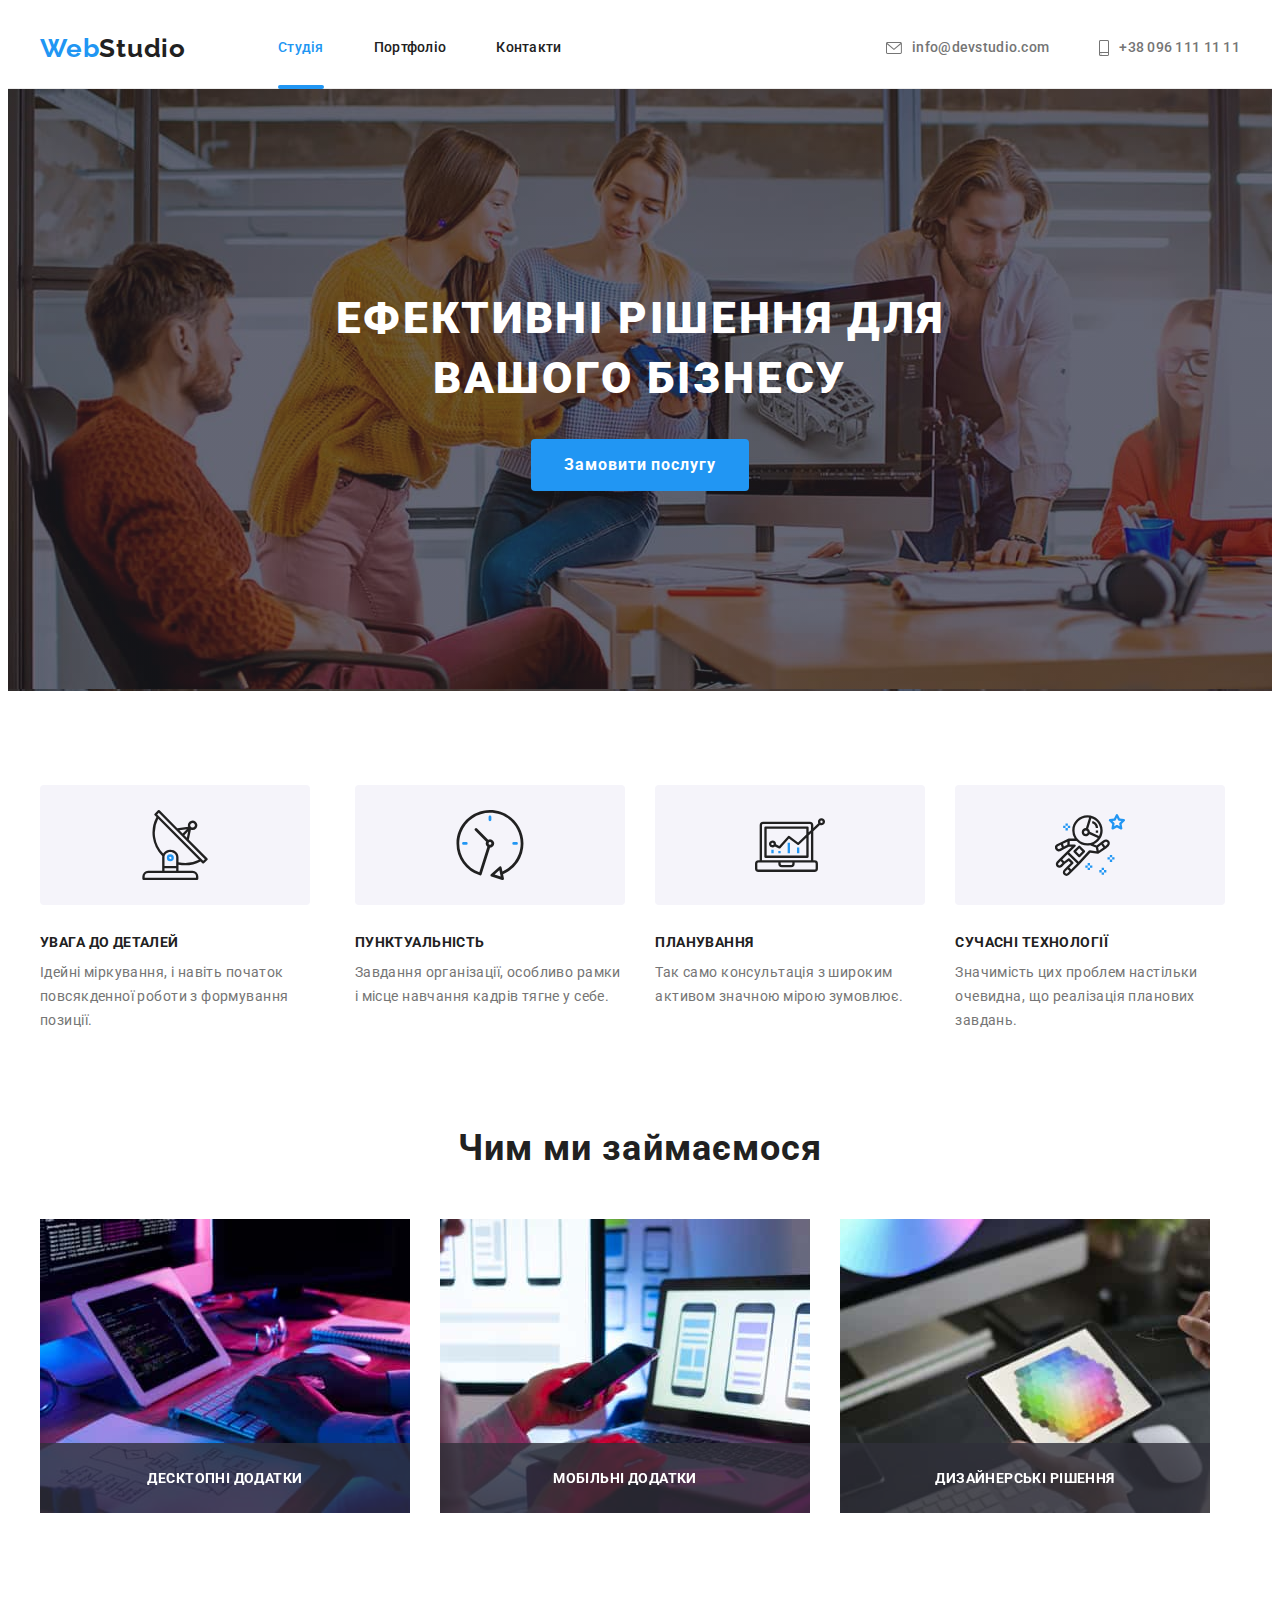
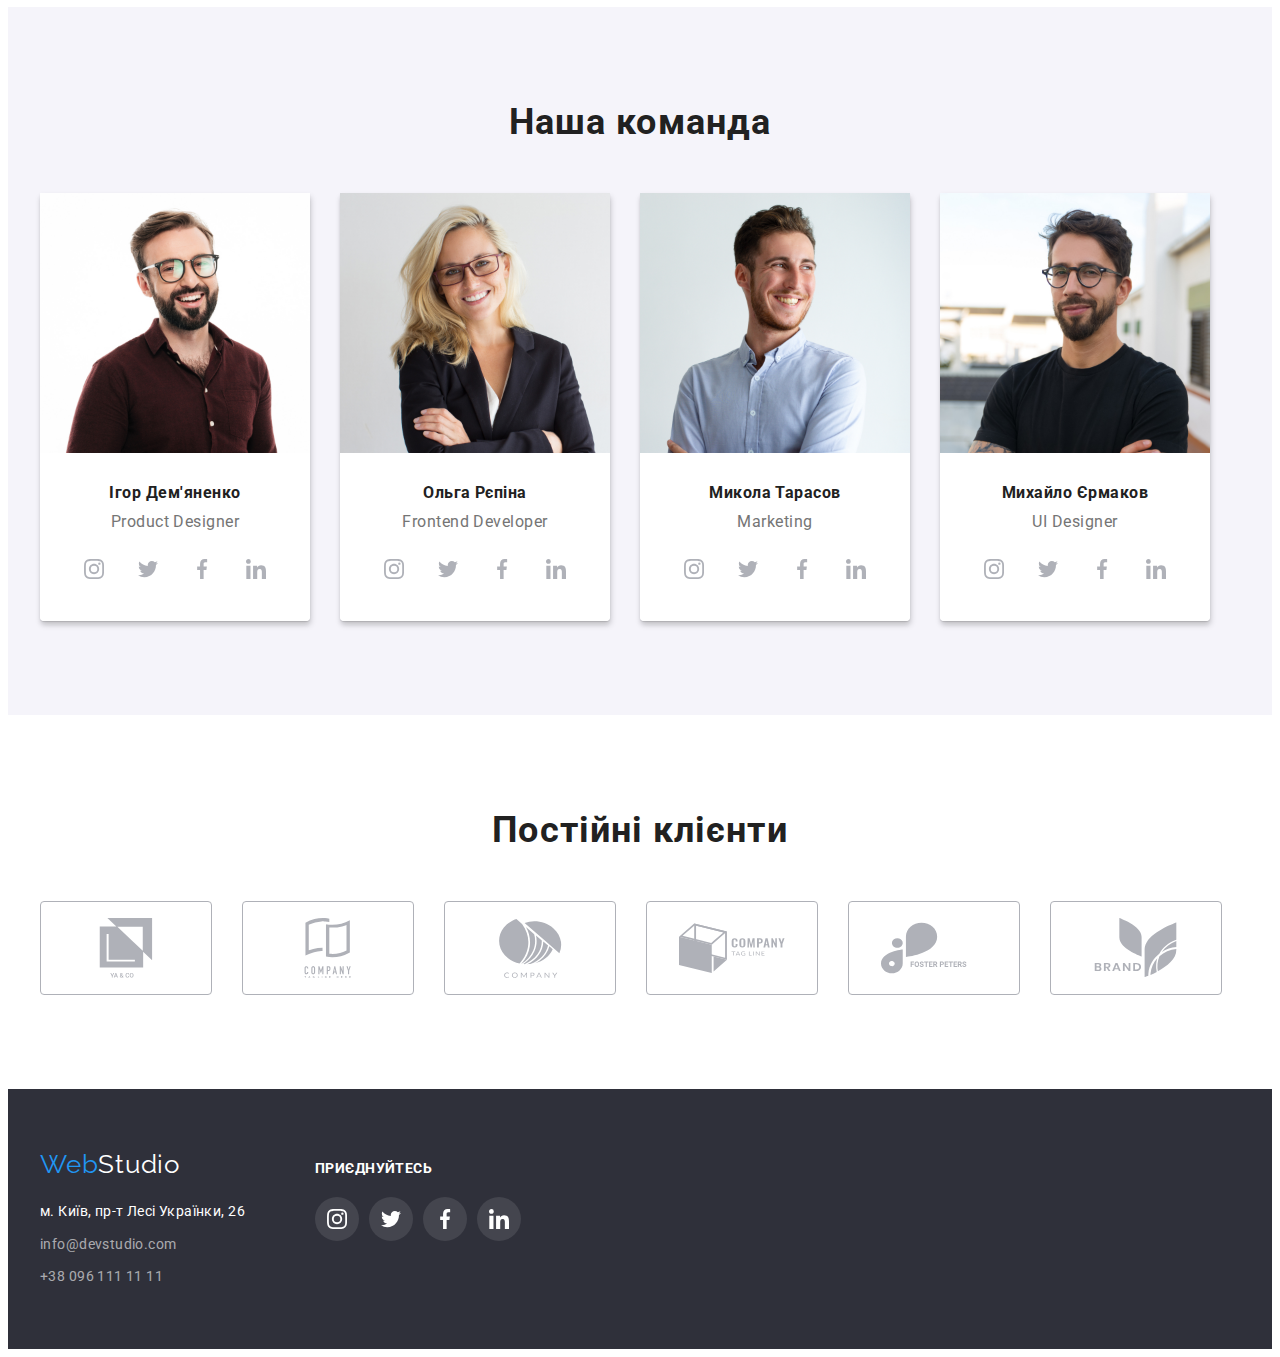
<file: index.html>
<!DOCTYPE html>
<html lang="uk">
    <head>
        <meta charset="UTF-8">
        <meta name="viewport" content="widtn=device-width, initial-scale=1.0">
        <title>Web Studio</title> 
        <link rel="preconnect" href="https://fonts.googleapis.com">
        <link rel="preconnect" href="https://fonts.gstatic.com" crossorigin>
        <link href="https://fonts.googleapis.com/css2?family=Raleway:wght@700&family=Roboto:wght@400;500;700;900&display=swap" rel="stylesheet">
        <link rel="stylesheet" href="https://cdnjs.cloudflare.com/ajax/libs/modern-normalize/1.1.0/modern-normalize.min.css" integrity="sha512-wpPYUAdjBVSE4KJnH1VR1HeZfpl1ub8YT/NKx4PuQ5NmX2tKuGu6U/JRp5y+Y8XG2tV+wKQpNHVUX03MfMFn9Q==" crossorigin="anonymous" referrerpolicy="no-referrer" />
       <link rel="stylesheet" href="./css/styles.css">
    </head>
    <body>
        <!--Шапка-->
        <header class="header">
             <div class="container">
                <nav class="main-nav">
                     <a href="./index.html" class="logo"><span class="web">Web</span>Studio</a>
                     <ul class="list nav">  
                         <li class="item"><a href="./index.html" class="link current">Студія</a></li> 
                         <li class="item"><a href="./portfolio.html"  class="link">Портфоліо</a></li> 
                         <li class="item"><a href="#" class="link">Контакти</a></li> 
                     </ul>
                     <ul class="list contact">
                         <li class="item contact">
                             <a class="contact-link" href="mailto:info@devstudio.com">
                                <svg class="envelope">
                                    <use href="./images/icons.svg#icon-envelope"></use>
                                 </svg>info@devstudio.com
                            </a>  
                         </li>
                         <li class="item contact">
                            <a class="contact-link" href="tel:+380961111111">
                                <svg class="phone">
                                    <use href="./images/icons.svg#icon-phone"></use>
                                </svg>+38 096 111 11 11
                            </a>
                        </li>
                     </ul>
                </nav>    
             </div>
        </header>
        <!--Основной контент-->
     <main>
            <!--Герой-->
         <section class="hero">
               <div class="container">
                 <h1 class="hero-title">Ефективні рішення для вашого бізнесу</h1>
                 <button class="hero-button" type="button" data-modal-open >Замовити послугу</button>
                 <div class="backdrop is-hidden" data-modal>
                     <div class="modal">
                        <button class="modal-button"data-modal-close >
                            <svg class="close-img">
                            <use href="./images/cross-black.svg#icon-close-black"></use>    
                            </svg>
                        </button>
                     </div>
                 </div>
               </div> 
         </section>
             <!--Преимущества-->
         <section class="primary-edge">
             <div class="container">
                 <h2 class="filter">Наші переваги</h2>
                  <ul class="list edge">
                      <li class="item-edge">
                        <div class="icon-edge">
                             <svg class="icon">
                                 <use href="./images/icons.svg#icon-antenna"></use>
                             </svg>
                         </div>
                        <h3 class="edge-title">УВАГА ДО ДЕТАЛЕЙ</h3>
                        <p class="edge-text">Ідейні міркування, і навіть початок повсякденної роботи з формування позиції.</p>
                      </li>
                      <li class="item-edge">
                        <div class="icon-edge">
                             <svg class="icon">
                                  <use href="./images/icons.svg#icon-clock"></use>
                             </svg>
                         </div>
                        <h3 class="edge-title">ПУНКТУАЛЬНІСТЬ</h3>
                        <p class="edge-text">Завдання організації, особливо рамки і місце навчання кадрів тягне у себе.</p>
                       </li>
                      <li class="item-edge">
                         <div class="icon-edge">
                             <svg class="icon">
                                  <use href="./images/icons.svg#icon-diagram"></use>
                             </svg>
                         </div>
                        <h3 class="edge-title">ПЛАНУВАННЯ</h3>
                        <p class="edge-text">Так само консультація з широким активом значною мірою зумовлює.</p>
                      </li>
                      <li class="item-edge">
                         <div class="icon-edge">
                             <svg class="icon">
                                  <use href="./images/icons.svg#icon-astronaut"></use>
                             </svg>
                         </div>
                        <h3 class="edge-title">СУЧАСНІ ТЕХНОЛОГІЇ</h3>
                        <p class="edge-text">Значимість цих проблем настільки очевидна, що реалізація планових завдань.</p>
                      </li>
                 </ul>
             </div>   
         </section>
             <!--Деятельность-->
         <section class="section-activity">
             <div class="container">
                <h2 class="section-title">Чим ми займаємося</h2>
                     <ul class="list activity">
                         <li>
                             <div class="thumb">
                                  <img src="./images/img1.jpg" alt="Людина працює за клавіатурою" width="370" height="294">
                                  <p class="thumb-text">ДЕСКТОПНІ ДОДАТКИ</p>
                             </div>
                         </li>
                         <li>
                             <div class="thumb">
                                 <img src="./images/img2.jpg" alt="Людина тримає смартфон поруч з екраном леп-топа" width="370" height="294">
                                 <p class="thumb-text">МОБІЛЬНІ ДОДАТКИ</p>
                             </div>
                         </li>
                         <li>
                             <div class="thumb">
                                 <img src="./images/img3.jpg" alt="Людина олівцем обирає кольори на планшеті" width="370" height="294">
                                 <p class="thumb-text">ДИЗАЙНЕРСЬКІ РІШЕННЯ</p>
                             </div>
                         </li>
                     </ul>
             </div>   
         </section>
             <!--Члены комманды-->
         <section class="section-team">
            <div class="container">
                <h2 class="section-title">Наша команда</h2>
                     <ul class="list team">
                         <li class="item team">
                             <img src="./images/image.jpg" alt="Фото Ігора Демʼяненко" width="270" height="260">
                             <div class="team div">
                                 <h3 class="team-name">Ігор Дем'яненко</h3>
                                  <p class="team-prof" lang="en">Product Designer</p>
                                     <ul class="list-icon">
                                         <li>
                                             <a href="" class="list-team-link">
                                                 <svg class="team-link">
                                                      <use href="./images/icons.svg#icon-instagram"></use>
                                                 </svg>
                                             </a>
                                         </li>   
                                         <li> 
                                             <a href="" class="list-team-link">     
                                                 <svg class="team-link">
                                                     <use href="./images/icons.svg#icon-twitter"></use>
                                                 </svg>
                                             </a>   
                                         </li> 
                                         <li>
                                             <a href="" class="list-team-link">
                                                 <svg class="team-link">
                                                      <use href="./images/icons.svg#icon-facebook"></use>
                                                  </svg>
                                             </a>     
                                         </li>  
                                         <li> 
                                             <a href="" class="list-team-link">
                                                  <svg class="team-link">
                                                     <use href="./images/icons.svg#icon-linkedin"></use>
                                                 </svg>
                                             </a>     
                                         </li>  
                                     </ul>
                             </div> 
                         </li>
                         <li class="item team">
                             <img src="./images/image1.jpg" alt="Фото Олі Репіної" width="270" height="260">
                             <div class="team div">
                                 <h3 class="team-name">Ольга Рєпіна</h3>
                                 <p class="team-prof" lang="en">Frontend Developer</p>
                                    <ul class="list-icon">
                                        <li>
                                            <a href="" class="list-team-link">
                                                <svg class="team-link">
                                                     <use href="./images/icons.svg#icon-instagram"></use>
                                                </svg>
                                            </a>
                                        </li>   
                                        <li> 
                                            <a href="" class="list-team-link">     
                                                <svg class="team-link">
                                                    <use href="./images/icons.svg#icon-twitter"></use>
                                                </svg>
                                            </a>   
                                        </li> 
                                        <li>
                                            <a href="" class="list-team-link">
                                                <svg class="team-link">
                                                     <use href="./images/icons.svg#icon-facebook"></use>
                                                 </svg>
                                            </a>     
                                        </li>  
                                        <li> 
                                            <a href="" class="list-team-link">
                                                 <svg class="team-link">
                                                    <use href="./images/icons.svg#icon-linkedin"></use>
                                                </svg>
                                            </a>     
                                        </li>  
                                    </ul>
                             </div> 
                         </li> 
                         <li class="item team">
                             <img src="./images/image2.jpg" alt=" Фото Миколи Тарасова" width="270" height="260">
                             <div class="team div">
                                 <h3 class="team-name">Микола Тарасов</h3>
                                 <p class="team-prof" lang="en">Marketing</p>
                                    <ul class="list-icon">
                                        <li>
                                            <a href="" class="list-team-link">
                                                <svg class="team-link">
                                                     <use href="./images/icons.svg#icon-instagram"></use>
                                                </svg>
                                            </a>
                                        </li>   
                                        <li> 
                                            <a href="" class="list-team-link">     
                                                <svg class="team-link">
                                                    <use href="./images/icons.svg#icon-twitter"></use>
                                                </svg>
                                            </a>   
                                        </li> 
                                        <li>
                                            <a href="" class="list-team-link">
                                                <svg class="team-link">
                                                     <use href="./images/icons.svg#icon-facebook"></use>
                                                 </svg>
                                            </a>     
                                        </li>  
                                        <li> 
                                            <a href="" class="list-team-link">
                                                 <svg class="team-link">
                                                    <use href="./images/icons.svg#icon-linkedin"></use>
                                                </svg>
                                            </a>     
                                        </li>  
                                    </ul>
                             </div> 
                         </li>
                         <li class="item team">
                             <img src="./images/image3.jpg" alt=" Фото Михайла Єрмакова" width="270" height="260">
                             <div class="team div">
                                 <h3 class="team-name">Михайло Єрмаков</h3>
                                 <p class="team-prof" lang="en">UI Designer</p>
                                    <ul class="list-icon">
                                        <li>
                                            <a href="" class="list-team-link">
                                                <svg class="team-link">
                                                     <use href="./images/icons.svg#icon-instagram"></use>
                                                </svg>
                                            </a>
                                        </li>   
                                        <li> 
                                            <a href="" class="list-team-link">     
                                                <svg class="team-link">
                                                    <use href="./images/icons.svg#icon-twitter"></use>
                                                </svg>
                                            </a>   
                                        </li> 
                                        <li>
                                            <a href="" class="list-team-link">
                                                <svg class="team-link">
                                                     <use href="./images/icons.svg#icon-facebook"></use>
                                                 </svg>
                                            </a>     
                                        </li>  
                                        <li> 
                                            <a href="" class="list-team-link">
                                                 <svg class="team-link">
                                                    <use href="./images/icons.svg#icon-linkedin"></use>
                                                </svg>
                                            </a>     
                                        </li>  
                                    </ul>
                             </div> 
                         </li>
                     </ul>
            </div>
         </section>
         <!-- Клиенты -->
      <section class="section-client">
        <div class="container">
              <h2 class="client-title">Постійні клієнти</h2>
             <ul class="list client">
                 <li>
                    <a href="" class="client-link">
                        <svg class="client-icon">
                            <use href="./images/icons.svg#icon-group"></use>
                        </svg>
                    </a>
                 </li>
                 <li>
                    <a href="" class="client-link">
                        <svg class="client-icon">
                            <use href="./images/icons.svg#icon-group-1"></use>
                        </svg>
                    </a>
                 </li>
                 <li>
                    <a href="" class="client-link">
                        <svg class="client-icon">
                            <use href="./images/icons.svg#icon-group-2"></use>
                        </svg>
                    </a>
                 </li>
                 <li>
                    <a href="" class="client-link">
                        <svg class="client-icon">
                            <use href="./images/icons.svg#icon-group-5"></use>
                        </svg>
                    </a>
                 </li>
                 <li>
                    <a href="" class="client-link">
                        <svg class="client-icon">
                            <use href="./images/icons.svg#icon-group-3"></use>
                        </svg>
                    </a>
                 </li>
                 <li>
                    <a href="" class="client-link">
                        <svg class="client-icon">
                            <use href="./images/icons.svg#icon-group-4"></use>
                        </svg>
                    </a>
                 </li>
             </ul>
    </div>

      </section> 
     </main> 
         <footer class="footer">
             <div class="container">
                <div class="footer-flex">
                     <div>
                         <a href="./index.html" class="footer-logo"><span class="footer-web">Web</span>Studio</a>
                         <address>
                             <ul class="list">
                                 <li><a class="footer-adress" href="https://goo.gl/maps/CPtrU1FHBa2aNyZL9" target="_blank" rel="noopener noreferrer nofollow">м. Київ, пр-т Лесі Українки, 26</a></li>
                                 <li><a class="footer-contact mail" href="mailto:info@devstudio.com">info@devstudio.com</a></li>
                                 <li><a class="footer-contact" href="tel:+380961111111">+38 096 111 11 11</a></li>
                             </ul>
                         </address>    
                     </div>  
                     <div class="footer-link">
                         <p class="footer-title">Приєднуйтесь</p>
                            <ul class="footer-list">
                                <li>
                                    <a href="" class="footer-icon">
                                        <svg>
                                            <use href="./images/icons.svg#icon-instagram"></use>
                                        </svg>
                                    </a>
                                </li>
                                <li>
                                    <a href="" class="footer-icon">
                                        <svg>
                                            <use href="./images/icons.svg#icon-twitter"></use>
                                        </svg>
                                    </a>
                                </li>
                                <li>
                                    <a href="" class="footer-icon">
                                        <svg>
                                            <use href="./images/icons.svg#icon-facebook"></use>
                                        </svg>
                                    </a>
                                </li>
                                <li>
                                    <a href="" class="footer-icon">
                                        <svg>
                                            <use href="./images/icons.svg#icon-linkedin"></use>
                                        </svg>
                                    </a>
                                </li>
                            </ul>
                     </div>
                </div>     
             </div>
        </footer>
        <script src="./js/modal.js"></script>
    </body>
</html>
</file>
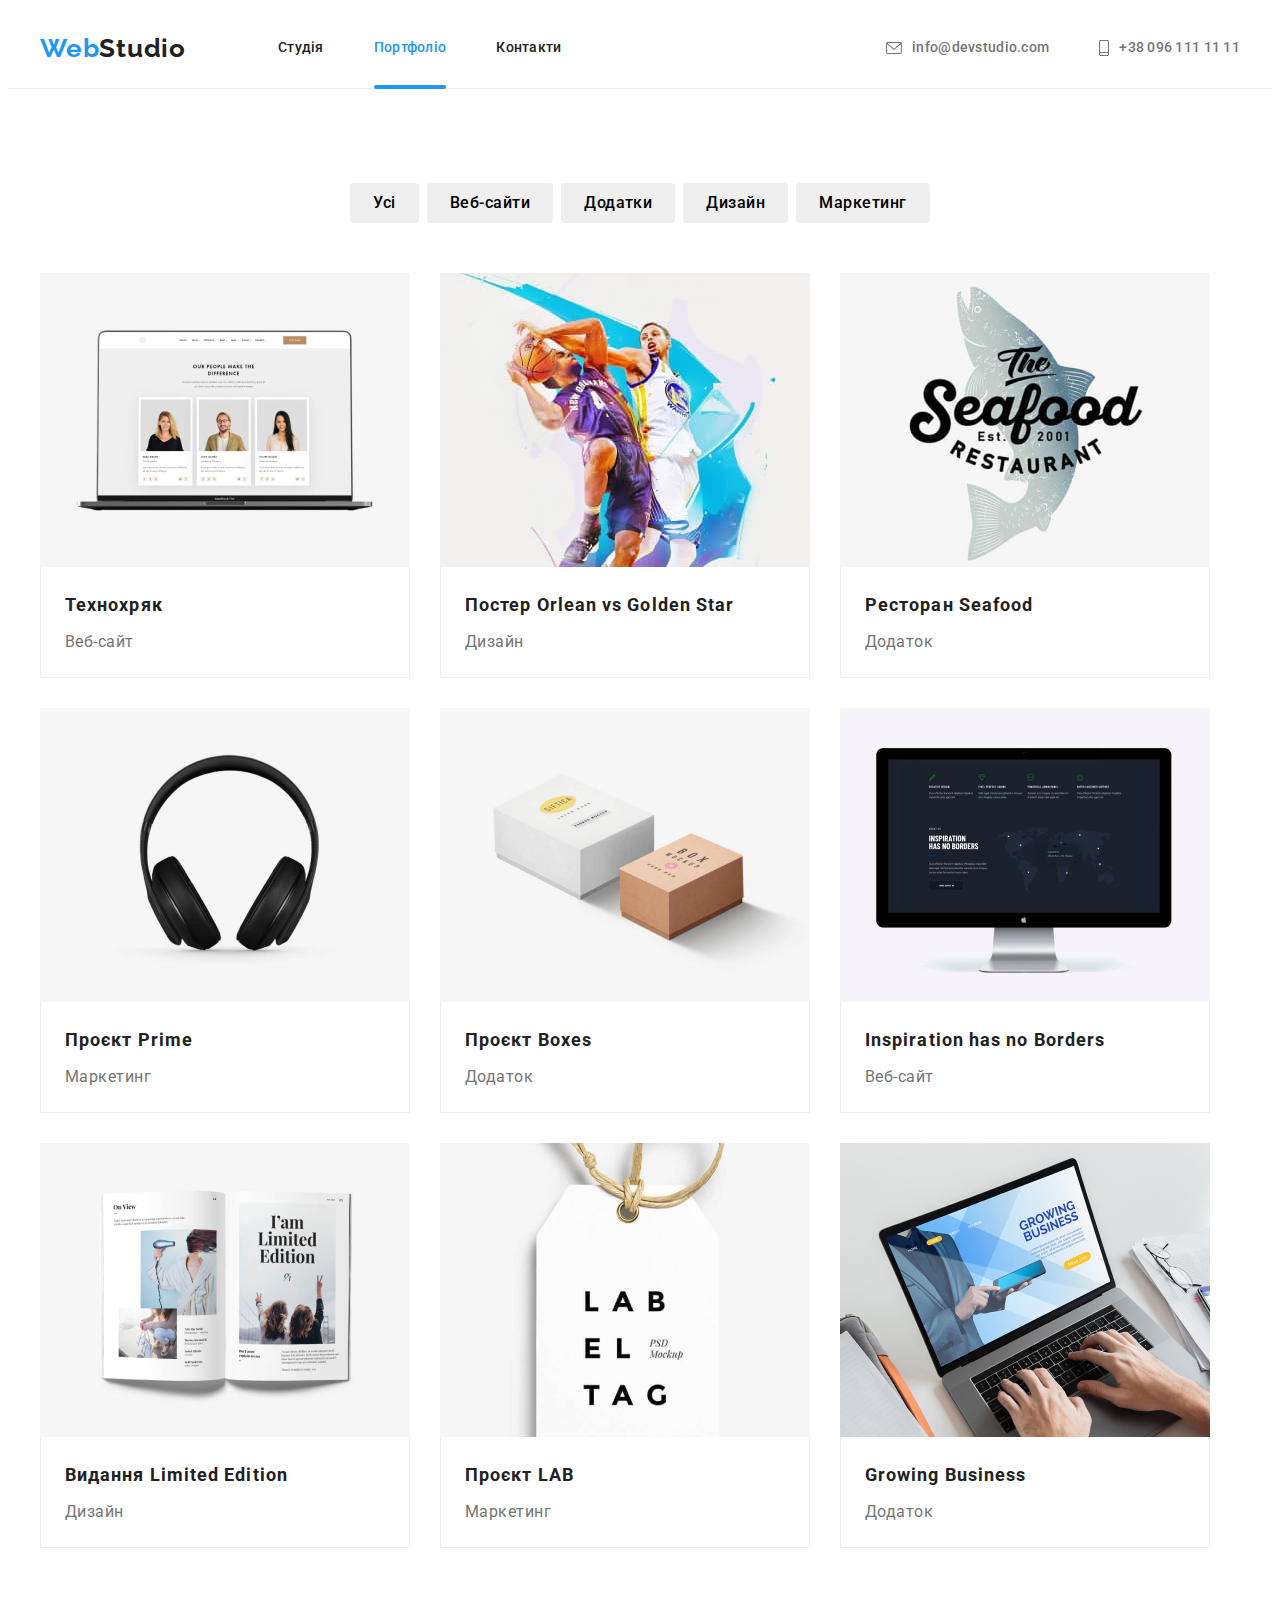
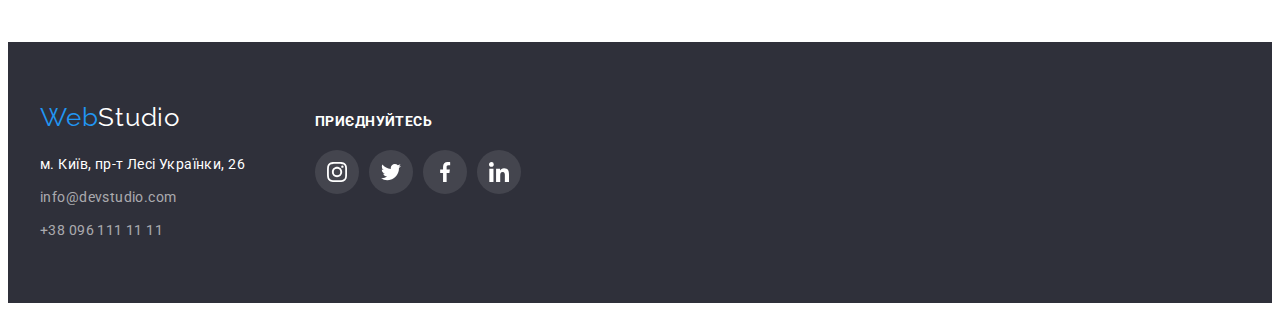
<file: portfolio.html>
<!DOCTYPE html>
<html lang="uk">
    <head>
        <meta charset="UTF-8">
        <meta name="viewport" content="widtn=device-width, initial-scale=1.0">
        <title>Portfolio</title>
       <link rel="preconnect" href="https://fonts.googleapis.com">
       <link rel="preconnect" href="https://fonts.gstatic.com" crossorigin>
       <link href="https://fonts.googleapis.com/css2?family=Raleway:wght@700&family=Roboto:wght@400;500;700;900&display=swap" rel="stylesheet"> 
       <link rel="stylesheet" href="https://cdnjs.cloudflare.com/ajax/libs/modern-normalize/1.1.0/modern-normalize.min.css" integrity="sha512-wpPYUAdjBVSE4KJnH1VR1HeZfpl1ub8YT/NKx4PuQ5NmX2tKuGu6U/JRp5y+Y8XG2tV+wKQpNHVUX03MfMFn9Q==" crossorigin="anonymous" referrerpolicy="no-referrer" />
       <link rel="stylesheet" href="./css/styles.css">  
    </head>
    <body>
        <header class="header">
            <div class="container">
               <nav class="main-nav">
                    <a href="./index.html" class="logo"><span class="web">Web</span>Studio</a>
                    <ul class="list nav">  
                        <li class="item"><a href="./index.html" class="link">Студія</a></li> 
                        <li class="item"><a href="./portfolio.html"  class="link current">Портфоліо</a></li> 
                        <li class="item"><a href="#" class="link">Контакти</a></li> 
                    </ul>
                    <ul class="list contact">
                        <li class="item contact">
                            <a class="contact-link" href="mailto:info@devstudio.com">
                               <svg class="envelope">
                                   <use href="./images/icons.svg#icon-envelope"></use>
                                </svg>info@devstudio.com
                           </a>  
                        </li>
                        <li class="item contact">
                           <a class="contact-link" href="tel:+380961111111">
                               <svg class="phone">
                                   <use href="./images/icons.svg#icon-phone"></use>
                               </svg>+38 096 111 11 11
                           </a>
                       </li>
                    </ul>
               </nav>    
            </div>
       </header>
    <main>     
        <section class="portfolio main">
            <div class="container">
                <h1 class="filter">Фильтр</h1>
              <ul class="list button">
                <li class="btn item"><button class="filter-button" type="button">Усі</button></li>
                <li class="btn item"><button class="filter-button" type="button">Веб-сайти</button></li>
                <li class="btn item"><button class="filter-button" type="button">Додатки</button></li>
                <li class="btn item"><button class="filter-button" type="button">Дизайн</button></li>
                <li class="btn item"><button class="filter-button" type="button">Маркетинг</button></li>
              </ul> 
            <ul class="list project">
                <li class="project item">
                     <a href="">
                        <div class="thumb-img">
                             <img src="./images/image4.jpg" alt="Зображення леп-топа з трьома фото співробітників" width="370" height="294">
                             <p class="project-text">
                                Ресурс пропонує комплексні пропозиції з різним рівнем функціоналу та сервісів. Все це дозволить відвідувачу отримати вичерпні відомості про компанію чи приватну особу.
                             </p>
                        </div> 
                         <div class="border project">
                             <h3 class="list-header">Технохряк</h3>
                             <p class="list-text">Веб-сайт</p>
                         </div>
                     </a>
                </li>
                <li class="project item">
                     <a href="">
                         <div class="thumb-img">
                             <img src="./images/image5.jpg" alt="Баскетболісти борються за мʼяч" width="370" height="294">
                             <p class="project-text">
                                Ресурс пропонує комплексні пропозиції з різним рівнем функціоналу та сервісів. Все це дозволить відвідувачу отримати вичерпні відомості про компанію чи приватну особу.
                             </p>
                         </div>
                         <div class="border project">
                             <h3 class="list-header">Постер <span lang="en">Orlean vs Golden Star</span></h3>
                             <p class="list-text">Дизайн</p>
                         </div>
                     </a>    
                </li>
                <li class="project item">
                     <a href="">
                         <div class="thumb-img">
                             <img src="./images/image6.jpg" alt="Емблема ресторану у вигляді риби" width="370" height="294">
                             <p class="project-text">
                              Ресурс пропонує комплексні пропозиції з різним рівнем функціоналу та сервісів. Все це дозволить відвідувачу отримати вичерпні відомості про компанію чи приватну особу.
                             </p>
                         </div>   
                         <div class="border project">
                             <h3 class="list-header">Ресторан <span lang="en">Seafood</span></h3>
                             <p class="list-text">Додаток</p>
                         </div>
                     </a>
                </li>
                <li class="project item">
                     <a href="">
                         <div class="thumb-img">
                             <img src="./images/image7.jpg" alt="Чорні навушники" width="370" height="294">
                             <p class="project-text">
                                Ресурс пропонує комплексні пропозиції з різним рівнем функціоналу та сервісів. Все це дозволить відвідувачу отримати вичерпні відомості про компанію чи приватну особу.
                             </p>
                         </div>  
                         <div class="border project">
                             <h3 class="list-header">Проєкт <span lang="en">Prime</span></h3>
                             <p class="list-text">Маркетинг</p>
                         </div>
                     </a>
                </li>
                <li class="project item">
                     <a href="">
                         <div class="thumb-img">
                             <img src="./images/image8.jpg" alt="Дві картонні коробки" width="370" height="294">
                             <p class="project-text">
                                Ресурс пропонує комплексні пропозиції з різним рівнем функціоналу та сервісів. Все це дозволить відвідувачу отримати вичерпні відомості про компанію чи приватну особу.
                             </p>
                         </div>
                         <div class="border project">
                             <h3 class="list-header">Проєкт <span lang="en">Boxes</span></h3>
                             <p class="list-text">Додаток</p>
                         </div>
                     </a>
                </li>
                <li class="project item">
                     <a href="">
                         <div class="thumb-img">
                             <img src="./images/image9.jpg" alt="Екран компʼютера" width="370" height="294">
                             <p class="project-text">
                                Ресурс пропонує комплексні пропозиції з різним рівнем функціоналу та сервісів. Все це дозволить відвідувачу отримати вичерпні відомості про компанію чи приватну особу.
                             </p>
                         </div>
                         <div class="border project">
                             <h3 class="list-header"><span lang="en">Inspiration has no Borders</span></h3>
                             <p class="list-text">Веб-сайт</p>
                         </div>
                    </a>
                </li>
                <li class="project item">
                     <a href="">
                         <div class="thumb-img">
                             <img src="./images/image10.jpg" alt="Розгорнута сторінка журналу" width="370" height="294">
                             <p class="project-text">
                                Ресурс пропонує комплексні пропозиції з різним рівнем функціоналу та сервісів. Все це дозволить відвідувачу отримати вичерпні відомості про компанію чи приватну особу.
                             </p>
                         </div>
                         <div class="border project">
                             <h3 class="list-header">Видання <span lang="en">Limited Edition</span></h3>
                             <p class="list-text">Дизайн</p>
                         </div>
                     </a>
                </li>
                <li class="project item">
                     <a href="">
                         <div class="thumb-img">
                             <img src="./images/image11.jpg" alt="Бирка з логотипом" width="370" height="294">
                             <p class="project-text">
                                Ресурс пропонує комплексні пропозиції з різним рівнем функціоналу та сервісів. Все це дозволить відвідувачу отримати вичерпні відомості про компанію чи приватну особу.
                             </p>
                         </div>
                         <div class="border project">
                              <h3 class="list-header">Проєкт <span lang="en">LAB</span></h3>
                             <p class="list-text">Маркетинг</p>
                         </div>
                     </a>
                 </li>
                <li class="project item">
                     <a href="">
                         <div class="thumb-img">
                             <img src="./images/image12.jpg" alt="Людина працює за леп-топом" width="370" height="294">
                             <p class="project-text">
                                Ресурс пропонує комплексні пропозиції з різним рівнем функціоналу та сервісів. Все це дозволить відвідувачу отримати вичерпні відомості про компанію чи приватну особу.
                             </p>
                         </div>
                         <div class="border project">
                             <h3 class="list-header"><span lang="en">Growing Business</span></h3>
                             <p class="list-text">Додаток</p>
                         </div>
                     </a>
                </li>
            </ul>
          </div>
        </section>
    </main>
    <footer class="footer">
        <div class="container">
           <div class="footer-flex">
                <div>
                    <a href="./index.html" class="footer-logo"><span class="footer-web">Web</span>Studio</a>
                    <address>
                        <ul class="list">
                            <li><a class="footer-adress" href="https://goo.gl/maps/CPtrU1FHBa2aNyZL9" target="_blank" rel="noopener noreferrer nofollow">м. Київ, пр-т Лесі Українки, 26</a></li>
                            <li><a class="footer-contact mail" href="mailto:info@devstudio.com">info@devstudio.com</a></li>
                            <li><a class="footer-contact" href="tel:+380961111111">+38 096 111 11 11</a></li>
                        </ul>
                    </address>    
                </div>  
                <div class="footer-link">
                    <h2 class="footer-title">Приєднуйтесь</h2>
                    <div>
                       <ul class="footer-list">
                           <li>
                               <a href="" class="footer-icon">
                                   <svg>
                                       <use href="./images/icons.svg#icon-instagram"></use>
                                   </svg>
                               </a>
                           </li>
                           <li>
                               <a href="" class="footer-icon">
                                   <svg>
                                       <use href="./images/icons.svg#icon-twitter"></use>
                                   </svg>
                               </a>
                           </li>
                           <li>
                               <a href="" class="footer-icon">
                                   <svg>
                                       <use href="./images/icons.svg#icon-facebook"></use>
                                   </svg>
                               </a>
                           </li>
                           <li>
                               <a href="" class="footer-icon">
                                   <svg>
                                       <use href="./images/icons.svg#icon-linkedin"></use>
                                   </svg>
                               </a>
                           </li>
                       </ul>
                    </div>
                    

                </div>
           </div>     
        </div>
   </footer>
    </body>
    
</html>
</file>
<file: css/styles.css>
/*Основной цвет текста #212121 */
/*Дополнительный цвет текста #757575*/
/*Белый цвет текста #FFFFFF*/
/*Акцент #2196F3  */
:root{--primary-text-color:#212121;
    --additional-text-color: #757575;
    --primery-white-color:#FFFFFF;
    --akcent-color:#2196F3;
    --additional-white-color: #F5F5F5;
     }
*:hover{
    transition: all 250ms cubic-bezier(0.4, 0, 0.2, 1) ;
}     
/* BODY */
body{
    /* padding-top: 80px; */
    
    font-family: Roboto,sans-serif ; 
    color:var(--primary-text-color);
    background-color:var(--primery-white-color); 
    font-size: 14px;}
 h1,h2,h3,ul,p{margin:0; padding: 0;}
 img,a{display: block;
    text-decoration: none;}
 ul ul {
    list-style: none;}
 svg{
    width: 20px;
    height: 20px;}
.container{
   width: 1200px;
   margin-left: auto;
   margin-right: auto;
   margin-top: 0;
   padding-left: 15px;
   padding-right: 15px;}
/* LIST */
.list{list-style: none;}
 /* HEADER */
.header{
    top: 0;
    left: 0;
    width: 100%;
    min-height: 80px;
    /* position: fixed;
    background-color: var(--primery-white-color); */

    border-bottom: 1px solid #ECECEC;}
.main-nav{
    display: flex;
    align-items: center;}
.list.contact{
    display:flex;
    justify-content: center;
    margin-left: auto;
   
}
.list.contact .item+.item{
    margin-left: 50px;}
.list.nav{
    display: flex;}
.list.nav .item:not(:last-child){
    margin-right: 50px;}
.link:focus{color:var(--akcent-color)}
.link:hover{color:var(--akcent-color)}
.link{color: var(--primary-text-color);
    font-weight: 500;
    line-height: 1.14;
    letter-spacing: 0.02em;
    text-decoration: none;
    padding-top: 32px;
    padding-bottom: 32px;
    display: block;}
.link.current{
    position: relative;

    color: var(--akcent-color);
    font-weight: 500;
    line-height: 1.14;
    letter-spacing: 0.02em;} 
.link.current::after{
    position: absolute;
    content: "";

    bottom: -1px;
    left: 0;
   
    width: 100%;
    height: 4px;
    background-color: var(--akcent-color);
    border-radius: 2px;
}    
 .contact-link:hover{color: var(--akcent-color);}   
 .contact-link:focus{color:var(--akcent-color);} 
 .contact-link {
    display: flex;
    justify-items: center;
    align-items: center;
    color:var(--additional-text-color);
    text-decoration: none;
    font-weight: 500;
    line-height: 1.14;
    letter-spacing: 0.02em;   
   }
/* LOGO */
.logo{color: var(--primary-text-color);
    font-family: 'Raleway';
    font-weight: 700;
    font-size: 26px;
    line-height:1.19;
    letter-spacing: 0.03em;
    text-decoration: none;
    margin-right: 92px;}
.web{color:var(--akcent-color);}
.envelope{
    width: 16px;
    height: 12px;
    fill: var(--additional-text-color);
    margin-right: 10px;}
.phone{
    fill: var(--additional-text-color);
    width: 10px;
    height: 16px;
    margin-right: 10px;
   }
.contact-link:hover .envelope,
.contact-link:focus .envelope,
.contact-link:hover .phone,
.contact-link:focus .phone{
    color: var(--akcent-color);
    fill: var(--akcent-color)
    }
/* Hero */
.hero{
     background-color: #2F303A;
     text-align: center; 
     padding-top: 200px;
     padding-bottom: 200px;
     margin-right: auto;
     margin-left: auto;
     max-width: 1600px;
     background-image:linear-gradient(rgba(47, 48, 58, 0.4),rgba(47, 48, 58, 0.4)),
     url(../images/herofon.jpg);}
.hero-title{ 
    color:var(--primery-white-color); 
    font-weight: 900;
    font-size: 44px;
    line-height:1.36;
    letter-spacing: 0.06em;
    text-transform: uppercase;
    margin-bottom: 30px;
    width: 696px;
    margin-left: auto;
    margin-right: auto;}
.hero-button{
    border-radius: 4px;
    padding: 10px 32px;
    border: 1px solid transparent;

    background-color: var(--akcent-color); 
    color: var(--primery-white-color);
    font-family: 'Roboto';
    font-weight: 700;
    font-size: 16px;
    line-height:1.88;
    letter-spacing: 0.06em;
    cursor: pointer;}
   
.backdrop{
    position: fixed; 
    top: 0;
    left: 0;

    width: 100%;
    height: 100%;

    background: rgba(0, 0, 0, 0.2);
}
.backdrop.is-hidden{
    opacity: 0;
    pointer-events: none;}
    
.modal{ 
    position: absolute;
    top: 50%;
    left: 50%;
    transform: translate(-50%, -50%);

    min-width: 528px;
    min-height: 581px;

    background-color: var(--primery-white-color);
    box-shadow: 0px 1px 3px rgba(0, 0, 0, 0.12),0px 1px 1px
      rgba(0, 0, 0, 0.14), 0px 2px 1px
      rgba(0, 0, 0, 0.2);
    border-radius: 4px;
} 
.modal-button{
    position: absolute;
    display: flex;
    justify-content: center;
    align-items: center;

    width: 30px;
    height: 30px;

    border: 1px solid rgba(0, 0, 0, 0.1);
    border-radius: 50%;
    background-color:var(--primery-white-color);
    top: 7px;
    right: 8px;
}
.close-img{
    /* fill: var(--additional-text-color); */
    width: 18px;
    height: 18px;}




    /* SECTION*/
.section-title{
    font-size: 36px;
    line-height:1.17;
    letter-spacing: 0.03em;
    margin-bottom:50px;
    text-align: center;}


    /* Section-edge */
.primary-edge{
    padding-top: 94px;
    padding-bottom: 94px;}
.list.edge{display: flex;}
.icon{
    width: 70px;
    height: 70px;}
.icon-edge{
    display: flex;
    width: 270px;
    height: 120px;
    border-radius: 4px;
    justify-content: center;
    align-items: center;
    background-color:  #F5F4FA;}
.item-edge:not(:last-child) {
    margin-right: 30px;}
.edge-title{
        font-size: 14px;
        line-height: 1.14;
        letter-spacing: 0.03em;
        text-transform: uppercase;
        margin-bottom: 10px;
        margin-top: 30px;}
.edge-text{
        color: var(--additional-text-color);
        line-height:1.71;
        letter-spacing: 0.03em;}


        /* Section-activity */
.section-activity{
    padding-bottom: 94px;} 
.list.activity{
    display: flex;
    gap: 30px;}
.list-activity{
    padding-bottom: 94px;} 
.thumb-text{
    position: absolute;
    bottom: 0;
    right: 0;
    left: 0; 
    padding: 27px;
    
    font-weight: 700;
    font-size: 14px;
    line-height:1.143;
    text-align: center;
    letter-spacing: 0.03em;
    text-transform: uppercase;

    color:var(--primery-white-color);
    background-color: rgba(47, 48, 58, 0.8);
}
.thumb{
    position: relative;
}

    /* Section-team */
.section-team{
    padding-top: 94px;
    padding-bottom: 94px;
    background-color:  #F5F4FA;;}
.list.team{
    display: flex;
    gap: 30px;}
.item.team{ 
    box-shadow: 0px 1px 1px rgba(0, 0, 0, 0.12), 0px 4px 4px
     rgba(0, 0, 0, 0.06), 1px 4px 6px rgba(0, 0, 0, 0.16);
     border-radius: 0px 0px 4px 4px;
    }  
.team.div{
    background-color: var(--primery-white-color);
    padding-top: 30px;
    padding-bottom: 30px;
    border-radius: 0px 0px 4px 4px;}      
.team-name{
    font-size: 16px;
    line-height: 1.19;
    letter-spacing: 0.03em;
    text-align: center;
    margin-bottom: 10px;}
.team-prof{
    font-size: 16px;
    line-height: 1.19;
    letter-spacing: 0.03em;
    color:var(--additional-text-color);
    text-align: center;
    margin-bottom: 16px;}
.list-icon{
        display: flex;
        gap: 10px;
        justify-content: center;
        align-items: center;}
.team-link{
        fill:#AFB1B8;
        width: 20px;
        height: 20px;}
.list-team-link:hover .team-link,
.list-team-link:focus .team-link{
        fill: var(--primery-white-color);}
.list-team-link{
        display: flex;
        justify-content: center;
        align-items: center;
        width: 44px;
        height: 44px;
        border-radius: 50%;}
.list-team-link:hover,
.list-team-link:focus{
        background-color: var(--akcent-color);}


        /* SECTION CLIENT */
.section-client{
        padding-top: 94px;
        padding-bottom: 94px;
        background-color:var(--primery-white-color);}
.client-title{
        font-size: 36px;
        line-height: 1.17;
        text-align: center;
        letter-spacing: 0.03em;
        margin-bottom: 50px;}
.list.client{
        display: flex;
        gap: 30px;}
.client-link{
        display: flex;
        justify-content: center;
        align-items:center;

        width: 170px;
        height: 92px;
        border: 1px solid #AFB1B8;
        border-radius: 4px;}
.client-icon{
        width: 106px;
        height: 60px;
        fill: #AFB1B8;}
.client-link:hover{
        border: 1px solid var(--akcent-color);}
.client-link:hover .client-icon,
.client-link:focus .client-icon{
        fill: var(--akcent-color);}   
        
        
    /* Footer */
.footer{background-color: #2F303A;
         padding-top: 60px;
         padding-bottom: 60px;}
.footer-logo{
        color:var(--primery-white-color);
        font-family: 'Raleway';
        font-size: 26px;
        line-height:1.19;
        letter-spacing: 0.03em;
        text-decoration: none;
        margin-bottom: 20px;}
.footer-web{color:var(--akcent-color);}    
.footer-adress{
        line-height:1.7;
        letter-spacing: 0.03em;
        color:var(--primery-white-color);
        font-style: normal;
        text-decoration: none;
        margin-bottom: 9px;}
.footer-contact.mail {
    margin-bottom: 9px;}      
.footer-contact{
        line-height:1.7;
        letter-spacing: 0.03em;
        color: rgba(255, 255, 255, 0.6);
        font-style: normal;
        text-decoration: none;}   
.footer-contact:hover,
.footer-contact:focus{color: var(--akcent-color);} 
.footer-flex{
    display: flex;}
.footer-link{
    margin-top: 12px;
    margin-left: 70px;}
.footer-title{
    font-weight: 700;
    font-size: 14px;
    line-height: 1.14;
    letter-spacing: 0.03em;
    text-transform: uppercase;

    color: #FFFFFF;
    margin-bottom: 20px;}
.footer-list{
    list-style: none;}
.footer-list{
    display: flex;
    gap: 10px;}
.footer-icon{
    display: flex;
    justify-content: center;
    align-items: center;
    width: 44px;
    height: 44px;
    border-radius: 50%;
    background: rgba(255, 255, 255, 0.1);
    fill: var(--primery-white-color);}
.footer-icon:hover,
.footer-icon:focus{
    background-color: var(--akcent-color);}      


   /* Portfolio List */
.portfolio.main{
    padding-top: 94px;
    padding-bottom: 94px;
    background-color:var(--primery-white-color)}

    /* Filter */
.filter-button{ 
    display: flex;
    padding: 6px 22px;
    gap: 10px;
    font-family: 'Roboto';
    cursor: pointer;
    font-weight: 500;
    font-size: 16px;
    line-height: 1.63;
    letter-spacing: 0.03em;
    border: 1px solid transparent;
    border-radius: 4px;}
.filter-button:hover,.filter-button:focus{
    background-color:var(--akcent-color);
    color:var(--primery-white-color);
    box-shadow: 0px 3px 1px rgba(0, 0, 0, 0.1), 0px 1px 2px
    rgba(0, 0, 0, 0.08), 0px 2px 2px rgba(0, 0, 0, 0.12);}
.list-header{
        font-size: 18px;
        line-height: 2;
        letter-spacing: 0.06em;
        margin-bottom: 4px;
        color: #212121;
    }
.list-text{
        font-size: 16px;
        line-height:1.88;
        letter-spacing: 0.03em;
        color:var(--additional-text-color);}
.filter{
      height: 0;
      overflow: hidden;
      position: absolute;}
.list.button{
    display: flex;
    justify-content: center;}
.list.button .btn.item+.btn.item {
    margin-left: 8px;}
.list.project{
    display: flex;
    flex-wrap: wrap;
    margin-top: 50px;
    gap: 30px;}
.project.item:hover{
    cursor: pointer;
    box-shadow: 0px 1px 1px rgba(0, 0, 0, 0.12), 0px 4px 4px
     rgba(0, 0, 0, 0.06), 1px 4px 6px rgba(0, 0, 0, 0.16);}
.project.item:hover .thumb-img::after{
    transform: translateY(-100%);
    }     
.project.item:hover .thumb-img .project-text{
    transform: translateY(-100%);
    }
.border.project{
    border-bottom: 1px solid #EEEEEE;
    border-left: 1px solid #EEEEEE;
    border-right: 1px solid #EEEEEE;
    padding-top: 20px;
    padding-bottom: 20px;
    padding-left: 24px;
    padding-right: 24px;}
.thumb-img{
    position: relative;
    overflow: hidden;
}    
.project-text{
    position: absolute;

    transition-property: transform;
    transition-duration: 250ms;
    transition-timing-function: cubic-bezier(0.4, 0, 0.2, 1);
    z-index: 2;
   
    padding: 63px 24px;
    font-size: 18px;
    line-height: 1.556;
    letter-spacing: 0.03em;
    color: #FFFFFF;}

.thumb-img::after{
    position: absolute;
    
    content: "";
    transition-property: transform;
    transition-duration: 250ms;
    transition-timing-function: cubic-bezier(0.4, 0, 0.2, 1);
    z-index: 1;
    
    width: 100%;
    height: 100%;
    background: rgba(33, 150, 243, 0.9);}
</file>
